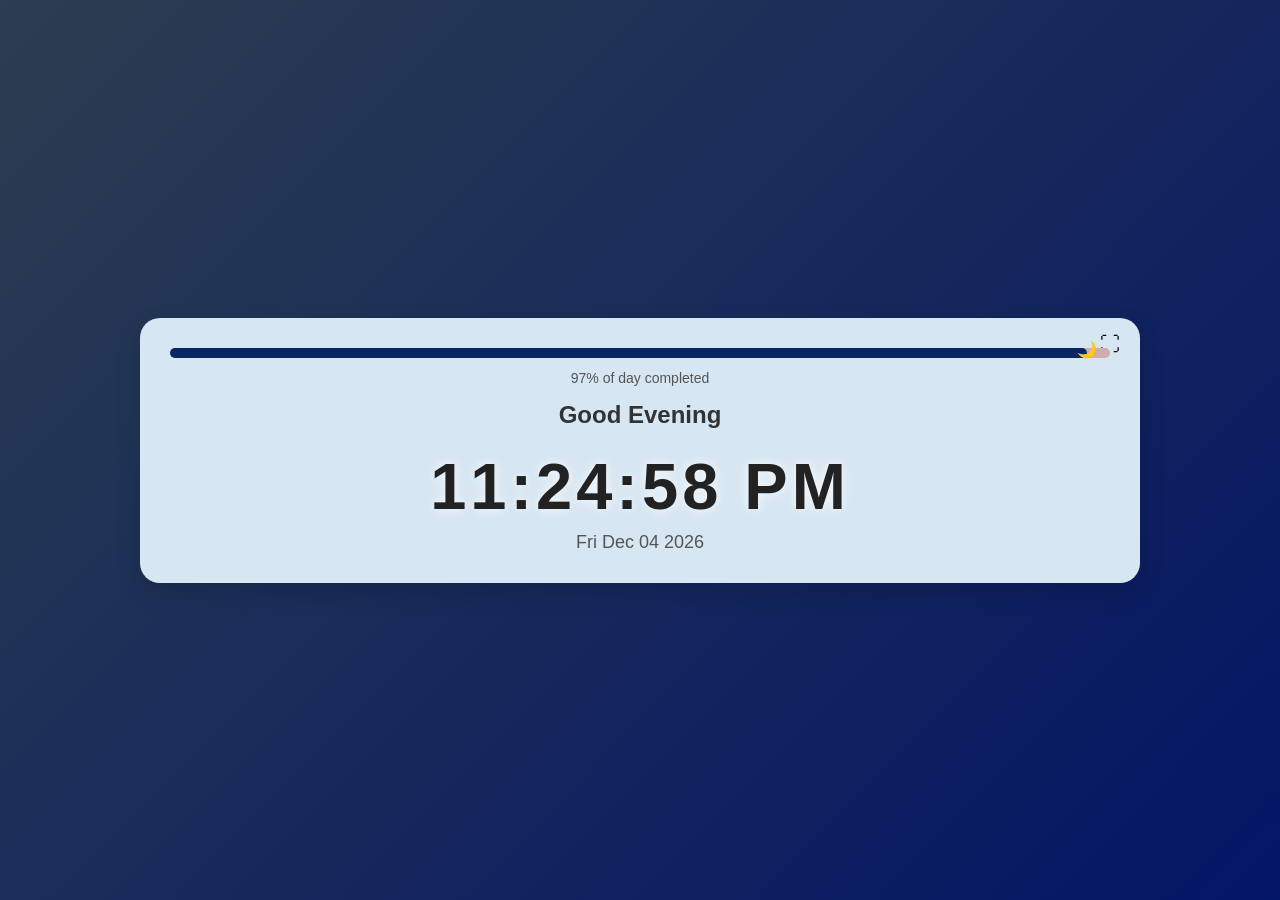
<file: index.html>
<!DOCTYPE html>
<html lang="en">

<head>
    <meta charset="UTF-8">
    <meta name="viewport" content="width=device-width, initial-scale=1.0">
    <title>Digital Clock</title>
    <link rel="stylesheet" href="style.css">
</head>

<body>
    <div class="clock-container">
        <button id="fullscreen-btn">⛶</button>

        <div class="progress-container">
            <div id="progress-bar"></div>
            <span id="time-indicator">☀️</span>
        </div>
        <p id="progress-text">0% of Day Completed</p>

        <h2 id="greeting"></h2>
        <h1 id="clock">00:00:00</h1>
        <p id="date">Loading date...</p>
    </div>
    <script src="script.js"></script>
</body>

</html>
</file>
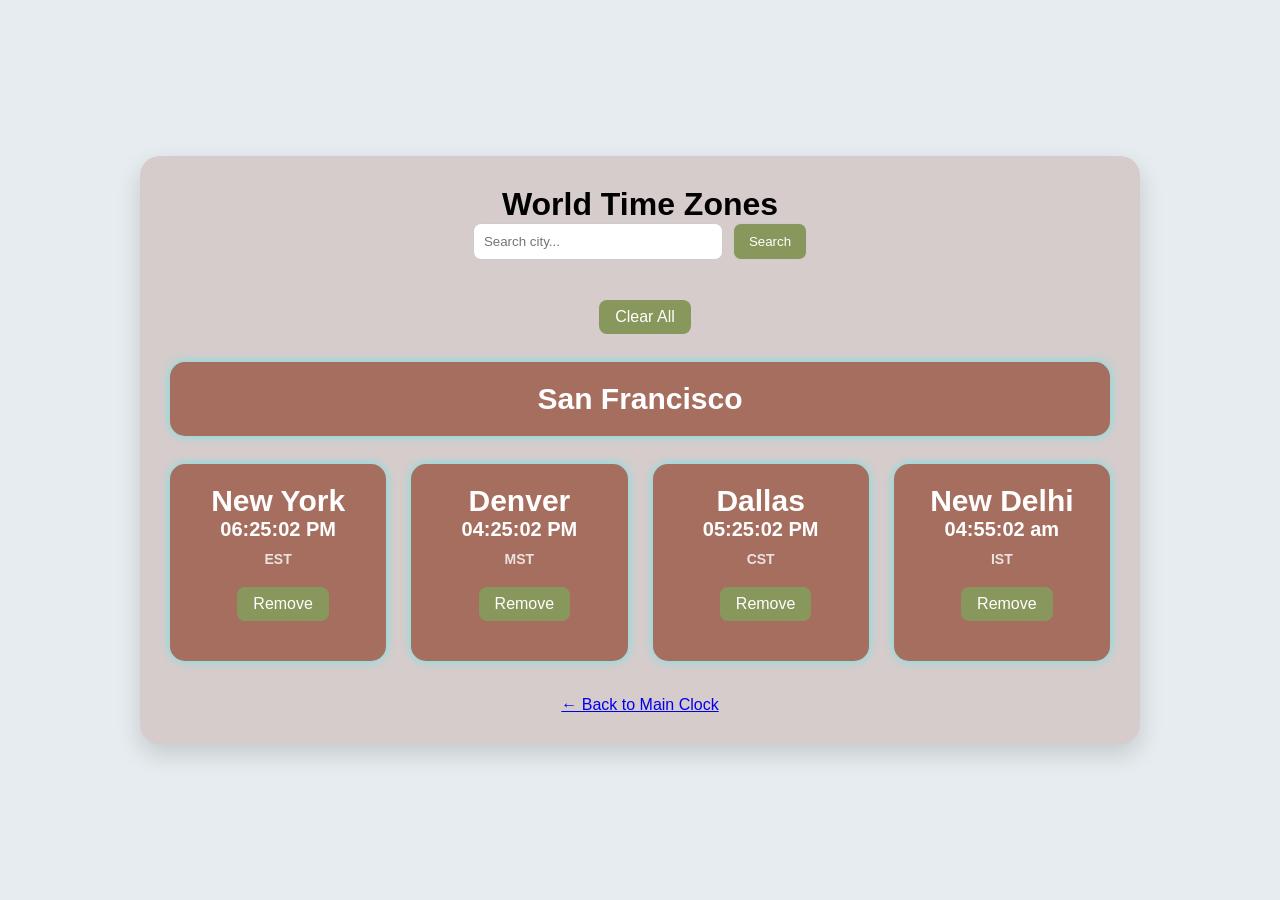
<file: world-clock.html>
<!DOCTYPE html>
<html lang="en">

<head>
    <meta charset="UTF-8">
    <meta name="viewport" content="width=device-width, initial-scale=1.0">
    <title>World Clock</title>

    <link rel="stylesheet" href="style.css">

</head>

<body>

    <div class="clock-container">

        <h1>World Time Zones</h1>

        <!-- City Selector -->
        <div class="search-city">
            <input type="text" id="cityInput" placeholder="Search city...">
            <button id="searchCityBtn">Search</button>
        </div>

        <div class="city-selector">
            <button id="clearAllBtn">Clear All</button>
        </div>
        <div class="clock-box">
            <h2 id="selectedCityName">San Francisco</h2>
            <p id="selectedCityTime"></p>
        </div>

    

        <!-- World Clock List -->

        <div class="timezone-container">
            <div class="clock-box">
                <h2>New York</h2>
                <p id="newyork"></p>
                <span class="timezone-label">EST</span>
                <button class="remove-btn">Remove</button>
            </div>

            <div class="clock-box">
                <h2>Denver</h2>
                <p id="denver"></p>
                <span class="timezone-label">MST</span>
                <button class="remove-btn">Remove</button>
            </div>

            <div class="clock-box">
                <h2>Dallas</h2>
                <p id="dallas"></p>
                <span class="timezone-label">CST</span>
                <button class="remove-btn">Remove</button>
            </div>

            <div class="clock-box">
                <h2>New Delhi</h2>
                <p id="newdelhi"></p>
                <span class="timezone-label">IST</span>
                <button class="remove-btn">Remove</button>
            </div>

        </div>
        <div>
            <a href="clock.html">← Back to Main Clock</a>
        </div>
    </div>
    


    <script src="timezone.js"></script>
</body>

</html>
</file>
<file: style.css>
/*{*- applies to everything on the page}*/
*{
    margin:0;
    padding:0;
    box-sizing:border-box;
    font-family:Arial, Helvetica, sans-serif
}
body{

    display:flex;
    justify-content:center;
    align-items: center;
    background-color: #e6ecef;
    transition: background 1.5s ease;
    font-family:Arial, sans-serif;
    min-height: 100vh;
    overflow-y: auto;
}


.clock-container{
    display:block;
    width:100%;
    max-width:1000px;
    margin:40px auto;
    padding:30px;
    position:relative;
    border-radius:20px;
    background: #d6cccc;
    box-shadow:0 10px 25px rgba(0,0,0,0.15);
    text-align:center;
    transition: background 1.5s ease, transform 0.3s;
}


.clock-container:hover{
    transform:scale(1.03);
    transition:0.3s;
}
#clock{
    font-size:65px;
    font-weight:600;
    letter-spacing:4px;
    color:#222;
    text-shadow: 0 0 10px rgba(255,255,255,0.7),
    0 0 20px rgba(255,255,255,0.4);
}
#date{
    font-size:18px;
    color:#555;
    margin-top:8px;
}
#greeting{
    font-size:24px;
    color:#333;
    margin-bottom:20px;
}
.progress-container{
    width:100%;
    position :relative;
    height:10px;
    background:#ceadad;
    border-radius:10px;
    margin-bottom:12px;
}
#progress-bar{
    height:100%;
    width:0%;
    background:linear-gradient(90deg,#ad374a,#ea9b9b);
    border-radius:10px;
    transition:width 0.5s ease;
}
#progress-text{
    font-size:14px;
    color:#555;
    margin-bottom:15px;
}
#time-indicator{
    position:absolute;
    top:-8px;
    left:0%;
    font-size:16px;
    transform: translateX(-50%);
    transition:left 0.5s linear;
    pointer-events:none;
}
#fullscreen-btn{
    position:absolute;
    top: 15px;
    right:20px;
    border:none;
    background:transparent;
    font-size:20px;
    cursor:pointer;
}
:fullscreen .clock-container{
    width:80vw;
    height:60vh;
    display:flex;
    flex-direction:column;
    justify-content:center;
    align-items:center;
}
:fullscreen #clock{
    font-size:120px;
}
:fullscreen #date{
    font-size:30px;
}
:fullscreen #greeting{
    font-size:40px;
}
:fullscreen .progress-container{
    height:20px;
}

.timezone-container {
  display: grid;
  grid-template-columns: repeat(auto-fit, minmax(200px, 1fr));
  gap: 25px;
  justify-content: center;
  margin-top: 20px;

}
@media (max-width: 600px) {
    .timezone-container {
        grid-template-columns: 1fr;
    }
}

.clock-box {
  background: rgb(166, 110, 95);
  color: white;
  padding: 20px;
  border-radius: 15px;
  width: 100%;
  text-align: center;
  font-weight:bold;
  font-size: 20px;
  margin-top:8px;
  margin-bottom:15px;
  box-shadow: 0 0 10px rgba(0, 255, 255, 0.5);
  transition: transform 0.2s ease, box-shadow 0.2s ease;
}

.clock-box:hover{
    box-shadow: 0 0 20px rgba(0, 255, 255, 1);
    transform: translateY(-5px);
}
.timezone-label {
  display: block;
  margin-top: 10px;
  font-size: 14px;

  opacity: 0.8;
}
.clock-container a {
  display: block;
  text-align: center;
  margin-top: 20px;
  font-size: 16px;
}
.city-label{
    font-size: 16px;
    margin-right: 10px;
    padding: 5px 10px;
    margin-top: 20px;
    margin-bottom:20px;
}
.search-city{
    display:flex;
    justify-content:center;
    align-items:center;
    gap:10px;
    margin-bottom:20px;

}
.search-city input{
    padding:10px;
    width:250px;
    border-radius:8px;
    border:1px solid #ccc;
}
.search-city button{
    padding:10px 15px;
    border:1px solid #ccc;
    border-radius:8px;
    cursor:pointer;
    background: rgb(136, 151, 91);
    color: white;
}
#addCityBtn{
    padding: 8px 16px;
    font-size: 16px;
    border-radius:8px;
    margin-top: 20px;
    margin-bottom:20px;
    margin-left:10px;
    background: rgb(136, 151, 91);
    color: white;
    border:none;
    cursor:pointer;
}
.remove-btn{
    padding: 8px 16px;
    font-size: 16px;
    border-radius:8px;
    margin-top: 20px;
    margin-bottom:20px;
    margin-left:10px;
    background: rgb(136, 151, 91);
    color: white;
    border:none;
    cursor:pointer;
}
.remove-btn:hover{
    background-color:#7c9d5a;
}

#clearAllBtn{
    padding: 8px 16px;
    font-size: 16px;
    border-radius:8px;
    margin-top: 20px;
    margin-bottom:20px;
    margin-left:10px;
    background: rgb(136, 151, 91);
    color: white;
    border:none;
    cursor:pointer;
}
</file>
